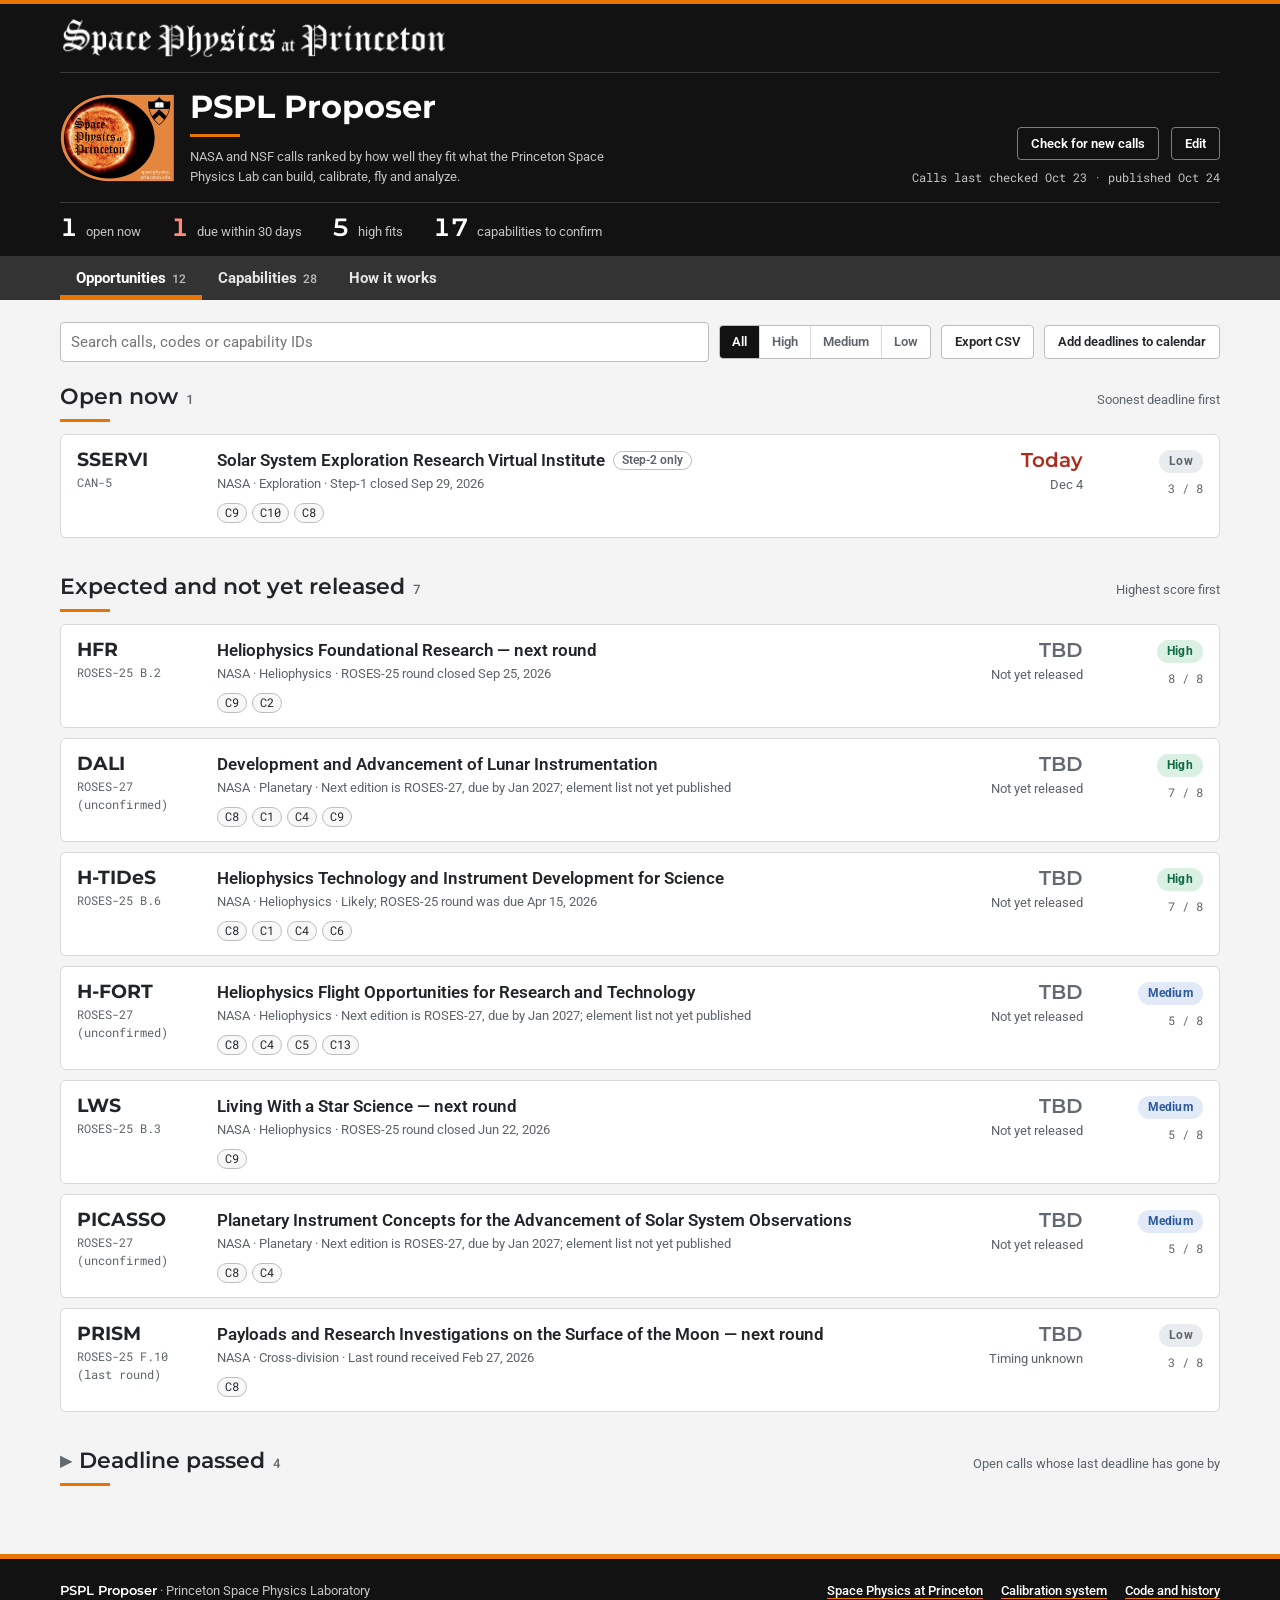
<file: index.html>
<!doctype html>
<html lang="en">
<head>
<meta charset="utf-8">
<meta name="viewport" content="width=device-width, initial-scale=1, viewport-fit=cover">
<meta name="robots" content="noindex, nofollow">
<title>PSPL Proposer</title>
<meta name="description" content="NASA and NSF calls ranked by how well they fit what the Princeton Space Physics Lab can build, calibrate, fly and analyze.">
<link rel="icon" type="image/png" href="assets/spp-icon-64.png">
<link rel="apple-touch-icon" href="assets/apple-touch-icon.png">
<link rel="preconnect" href="https://fonts.googleapis.com">
<link rel="preconnect" href="https://fonts.gstatic.com" crossorigin>
<link rel="stylesheet" href="https://fonts.googleapis.com/css2?family=Montserrat:wght@500;600;700&family=Roboto:ital,wght@0,400;0,500;0,700;1,400&family=Roboto+Mono:wght@400;500&display=swap">
<link rel="stylesheet" href="style.css?v=1.5.1">
<script src="app.js?v=1.5.1" defer></script>
</head>
<body>
<template id="app-shell">
<header class="masthead gutter">
  <div class="inner">
    <div class="lab-bar">
      <a class="lab-banner" href="https://spacephysics.princeton.edu/" title="Space Physics at Princeton">
        <img src="assets/spp-banner.png" alt="Space Physics at Princeton" width="388" height="44" onerror="this.hidden = true; this.nextElementSibling.hidden = false;">
        <span class="lab-name" hidden>Space Physics at Princeton</span>
      </a>
    </div>
    <div class="mast">
      <div class="brand">
        <img class="lab-logo" src="assets/spp-logo.png" alt="Space Physics at Princeton logo" width="114" height="88" onerror="this.hidden = true;">
        <div class="brand-text">
          <h1>PSPL Proposer</h1>
          <p class="sub">NASA and NSF calls ranked by how well they fit what the Princeton Space Physics Lab can build, calibrate, fly and analyze.</p>
        </div>
      </div>
      <div class="mast-actions">
        <span class="checked mono" id="checked"></span>
        <button class="btn" id="checkNowBtn" type="button" title="Reads NASA's ROSES blog, and NASA's and NSF's listings on Grants.gov, for new and changed calls">Check for new calls</button>
        <button class="btn" id="editBtn" type="button" aria-pressed="false" title="Turn editing on or off in this browser">Edit</button>
        <button class="btn primary" id="addCallBtn" type="button" hidden>Add a call</button>
      </div>
    </div>
    <div class="stats" aria-label="Board summary">
      <div class="stat"><span class="stat-n" id="st-open">&mdash;</span><span class="stat-l">open now</span></div>
      <div class="stat"><span class="stat-n" id="st-soon">&mdash;</span><span class="stat-l">due within 30 days</span></div>
      <div class="stat"><span class="stat-n" id="st-high">&mdash;</span><span class="stat-l">high fits</span></div>
      <div class="stat" id="st-review-wrap" hidden><span class="stat-n accent" id="st-review">0</span><span class="stat-l">to review</span></div>
      <div class="stat"><span class="stat-n" id="st-conf">&mdash;</span><span class="stat-l">capabilities to confirm</span></div>
    </div>
  </div>
</header>

<div class="notice gutter" id="noticeBand" hidden>
  <div class="inner"><p id="noticeText"></p></div>
</div>

<div class="band gutter" id="changesBand" hidden>
  <div class="inner">
    <div class="band-inner">
      <p id="changesText"></p>
      <div class="band-actions">
        <button class="btn primary" id="publishBtn" type="button">Publish changes</button>
        <button class="btn ghost" id="discardBtn" type="button">Discard my changes</button>
      </div>
    </div>
    <div class="publish" id="publishPanel" hidden>
      <div class="publish-head">
        <p id="publishSummary"></p>
        <button class="btn ghost" id="publishClose" type="button">Close</button>
      </div>
      <ol class="steps" id="publishSteps">
        <li><div class="step-body"><button class="btn primary" id="copyBoardBtn" type="button">Copy the new board</button><span class="help" id="copyMsg" role="status"></span></div></li>
        <li><div class="step-body"><a class="btn" id="editLink" href="#" target="_blank" rel="noopener noreferrer">Open board.json on GitHub</a><p>Sign in if GitHub asks. Click into the file, select everything (Ctrl+A, or Cmd+A on a Mac) and paste over it.</p></div></li>
        <li><div class="step-body"><p>Choose <b>Commit changes</b> and add a short note on what you changed. If GitHub offers <b>Propose changes</b> instead, you haven't been added to the repository, and your edit goes to the maintainer to approve. The site updates a few minutes after the commit; reload this page then and this band clears.</p></div></li>
      </ol>
      <label class="sr" for="publishText">The new board.json</label>
      <textarea id="publishText" rows="5" readonly hidden></textarea>
      <p class="help" id="publishAlt">No GitHub access? <button class="linklike" id="downloadBoardBtn" type="button">Download board.json</button> and send it to <span id="maintainerBand">whoever looks after the board</span>.</p>
    </div>
  </div>
</div>

<nav class="tabs gutter" aria-label="Sections">
  <div class="inner" role="tablist">
    <button class="tab" role="tab" id="tab-opportunities" aria-controls="panel-opportunities" type="button">Opportunities<span class="n" id="n-opps"></span></button>
    <button class="tab" role="tab" id="tab-capabilities" aria-controls="panel-capabilities" type="button">Capabilities<span class="n" id="n-caps"></span></button>
    <button class="tab" role="tab" id="tab-method" aria-controls="panel-method" type="button">How it works</button>
  </div>
</nav>

<main class="gutter">
  <div class="inner">
    <section id="panel-opportunities" role="tabpanel" aria-labelledby="tab-opportunities">
      <section class="card match" id="addPanel" hidden aria-labelledby="addTitle">
        <div class="match-head">
          <h2 id="addTitle">Add a call</h2>
          <button class="btn ghost" id="addClose" type="button">Close</button>
        </div>
        <p class="match-intro">Fill in what you know and add it to the board. To get scores, gaps and a next action suggested, use Suggest with AI: it builds a prompt from the call and the capability register for an AI assistant such as Copilot, ChatGPT or Claude.</p>
        <form class="form" id="addForm" novalidate>
          <label class="full"><span>Call name</span><input id="a-title" name="title" type="text" maxlength="200" placeholder="e.g. Heliophysics Low-Cost Access to Space"></label>
          <label><span>Funder</span><select id="a-agency" name="agency"></select></label>
          <label><span>Division</span><select id="a-division" name="division"></select></label>
          <label><span>Short name</span><input id="a-abbr" name="abbr" type="text" maxlength="24" placeholder="e.g. H-LCAS"></label>
          <label><span>Element or call number</span><input id="a-element" name="element" type="text" maxlength="60" placeholder="e.g. ROSES-25 B.7 or NSF 26-516"></label>
          <label><span>Solicitation ID <span class="help">(optional)</span></span><input id="a-sid" name="sid" type="text" maxlength="80" placeholder="e.g. NNH25ZDA001N-HLCAS or NSF 26-516"></label>
          <label><span>Status</span><select id="a-status" name="status">
            <option value="open">Open</option>
            <option value="step2">Step-2 only</option>
            <option value="expected">Expected</option>
            <option value="unknown">Unknown</option>
          </select></label>
          <label><span>Next deadline</span><input id="a-due" name="due" type="date"></label>
          <label><span>What's due</span><input id="a-duelabel" name="dueLabel" type="text" maxlength="200" placeholder="e.g. Step-1 proposal, or Proposals accepted anytime"></label>
          <label class="full"><span>Link to the call</span><input id="a-source" name="source" type="url" maxlength="500" placeholder="https://science.nasa.gov/... or https://www.nsf.gov/funding/..."></label>
          <label class="full"><span>Call text <span class="help">(optional; it helps the AI suggestion)</span></span><textarea id="a-text" name="text" rows="5" placeholder="Paste the scope, eligibility and due-date sections of the call."></textarea></label>
          <div class="form-actions">
            <button class="btn primary" id="a-save" type="submit">Add to board</button>
            <button class="btn" id="a-ai" type="button">Suggest with AI</button>
          </div>
        </form>
        <div class="aibox" id="aiBox" hidden>
          <p><b>1.</b> Copy this prompt and paste it into an AI assistant you can use, such as Copilot, ChatGPT or Claude.</p>
          <label class="sr" for="a-prompt">Prompt for the AI assistant</label>
          <textarea id="a-prompt" rows="6" readonly></textarea>
          <div class="row"><button class="btn" id="a-copy" type="button">Copy prompt</button><span class="help" id="a-copied"></span></div>
          <p><b>2.</b> Paste the assistant's whole reply here.</p>
          <label class="sr" for="a-reply">The AI assistant's reply</label>
          <textarea id="a-reply" rows="5" placeholder="Paste the reply, including the part in braces { }"></textarea>
          <div class="row"><button class="btn" id="a-read" type="button">Use this reply</button><span class="error-line" id="a-aimsg" role="status"></span></div>
        </div>
        <div id="addResult"></div>
      </section>

      <div class="toolbar">
        <label class="search"><span class="sr">Search calls</span><input type="search" id="oppSearch" placeholder="Search calls, codes or capability IDs" autocomplete="off"></label>
        <div class="seg" id="fitSeg" role="group" aria-label="Filter by fit">
          <button type="button" data-fit="all">All</button><button type="button" data-fit="high">High</button><button type="button" data-fit="medium">Medium</button><button type="button" data-fit="low">Low</button>
        </div>
        <div class="seg" id="agencySeg" role="group" aria-label="Filter by funder" hidden></div>
        <button class="btn" id="exportOpps" type="button">Export CSV</button>
        <button class="btn" id="exportIcs" type="button" title="Save every upcoming deadline as calendar events, each with a reminder a week before">Add deadlines to calendar</button>
      </div>
      <div id="lanes"></div>
    </section>

    <section id="panel-capabilities" role="tabpanel" aria-labelledby="tab-capabilities" hidden>
      <div class="toolbar">
        <label class="search"><span class="sr">Search the register</span><input type="search" id="capSearch" placeholder="Search capabilities, gaps or sources" autocomplete="off"></label>
        <button class="btn" id="addCap" type="button" hidden>Add capability</button>
        <button class="btn" id="exportCaps" type="button">Export CSV</button>
      </div>
      <p class="panel-intro">Scores and AI suggestions are judged against these rows, so a wrong row means wrong matches. Dashed rows are known gaps that need a partner. <span id="capIntroView">Spot something wrong? Choose Edit at the top to correct it, then publish.</span><span id="capIntroEdit" hidden>Tick Confirmed once a row is right.</span></p>
      <p class="cap-summary" id="capSummary"></p>
      <div class="list" id="capList"></div>
    </section>

    <section id="panel-method" role="tabpanel" aria-labelledby="tab-method" hidden>
      <div class="prose">
        <h2>One board for the lab</h2>
        <p>Everyone opens the same page, <a id="siteLink" href="https://mitchellshen.github.io/pspl-proposer/">mitchellshen.github.io/pspl-proposer</a>, in Edge, Chrome, Safari or Firefox on Windows or Mac. There's nothing to install and no account to make. Bookmark the page rather than saving a copy, so you always see the latest board.</p>
        <p>The board itself is one file, board.json, in the board's GitHub repository. Every published change is a commit there, so there's a full history of who changed what and when, and any change can be undone.</p>
        <h2>Sharing a call</h2>
        <p>Open a call and choose Copy link: the link opens the board with that call open, for anyone you send it to. Add to calendar saves the call's deadline as a calendar event with a reminder a week before, and Add deadlines to calendar, above the list of calls, does the same for every upcoming deadline on the board. Calendar files open in Outlook, Apple Calendar and Google Calendar.</p>
        <h2>Who can change the board</h2>
        <p>Anyone can choose Edit and try changes, including correcting or confirming capabilities, but those changes stay in their own browser. Nothing reaches the shared board until it's committed to board.json on GitHub, and only people added to the board's repository can commit. Everyone else's changes go to <span id="maintainerInline">whoever looks after the board</span> to approve.</p>
        <ol>
          <li>Choose Edit at the top. It applies to this browser only, and you can turn it off the same way.</li>
          <li>Correct capabilities, adjust scores, add calls and review new NASA posts and NSF listings. Your changes stay in this browser, counted in the orange band at the top, until you publish them.</li>
          <li>Choose Publish changes in the band and follow its three steps: copy the new board, paste it over board.json on GitHub, and commit.</li>
          <li>Not added to the repository? GitHub offers Propose changes instead of Commit changes, which sends your edit for approval. Or download board.json from the band and send it on.</li>
        </ol>
        <p>The board is public, so anyone with the address can read it. Keep budgets, proposal plans that aren't public yet and reviewer comments off the board.</p>
        <div class="settings" id="maintainerBox" hidden>
          <label for="set-maintainer">Looked after by<input id="set-maintainer" type="text" maxlength="80" placeholder="Name of whoever publishes the board"></label>
          <div><button class="btn" id="set-maintainer-save" type="button">Save name</button></div>
        </div>
        <h2>Finding new calls</h2>
        <p>Check for new calls reads NASA's ROSES blog, where NASA announces new program elements, amendments and corrections, and NASA's and NSF's listings on Grants.gov. It runs in your browser, so anyone can use it, and what it finds is kept in that browser. Posts and listings the board hasn't reviewed yet wait under To review. In edit mode, add the ones that fit, mark the rest reviewed, and publish. NASA's solicitation site (NSPIRES) and NSF's own site can't be read by the page, so open the links for full call texts.</p>
        <p>For NSF, the check watches the programs that fit the lab: GEO Core (which now covers geospace research), MPS Astro, MPS Physics, Major Research Instrumentation (MRI), Mid-scale Research Infrastructure, CAREER and the AGS postdoctoral fellowships, plus any NSF listing whose title mentions geospace, heliophysics, space weather, plasma or a similar topic. Other NSF listings posted since the NSF check began wait, folded, under Other NSF listings. Many NSF programs accept proposals anytime, so their calls show Anytime instead of a countdown and stay out of calendar files.</p>
        <p>Any call can also be added by hand with Add a call, from NASA, NSF or another funder.</p>
        <p>Open calls whose last deadline has passed move to Deadline passed at the bottom of the list, until someone sets the next deadline or archives them.</p>
        <p id="checkNote"></p>
        <h2>How a call is scored</h2>
        <p>Each call gets three whole-number scores, and their sum sets the fit. In edit mode, change them with the + and &minus; controls on any call.</p>
        <div class="tablewrap">
          <table class="rubric">
            <thead><tr><th>Score</th><th>Range</th><th>Question it answers</th></tr></thead>
            <tbody>
              <tr><td>Alignment</td><td>0&ndash;3</td><td>How directly do the call's science or technology goals match what PSPL does?</td></tr>
              <tr><td>Readiness</td><td>0&ndash;3</td><td>Could PSPL write a competitive proposal today with what the register shows?</td></tr>
              <tr><td>Timing</td><td>0&ndash;2</td><td>0 if under about three weeks or closed to new entrants, 1 if about a month away or unknown, 2 if months away, not yet released, or accepted anytime.</td></tr>
              <tr><td>Fit</td><td>0&ndash;8</td><td>High 6&ndash;8, Medium 4&ndash;5, Low 0&ndash;3.</td></tr>
            </tbody>
          </table>
        </div>
        <h2>AI suggestions</h2>
        <p>In edit mode, Suggest with AI on a new call and Rescore with AI on an existing one build a prompt from the call and the capability register. Paste it into an AI assistant you can use, paste the reply back, and review the suggestion before you keep it. The page itself never sends the board anywhere.</p>
        <h2>What isn't covered yet</h2>
        <p>DoD, ESA and other funders aren't checked; add their calls by hand. Changes to an NSF call that's already on the board aren't flagged, so check its NSF page before you plan around it. Calls marked Expected are based on ROSES-25 and NASA's planning list, and may change when ROSES-27 is released.</p>
        <h2>This browser</h2>
        <div class="settings">
          <label for="set-theme">Theme<select id="set-theme">
            <option value="auto">Match my computer</option>
            <option value="light">Light</option>
            <option value="dark">Dark</option>
          </select></label>
        </div>
        <p class="foot" id="fileInfo"></p>
      </div>
    </section>
  </div>
</main>

<footer class="site-foot gutter">
  <div class="inner">
    <p><b>PSPL Proposer</b> &middot; Princeton Space Physics Laboratory</p>
    <p class="foot-links">
      <a href="https://spacephysics.princeton.edu/">Space Physics at Princeton</a>
      <a href="https://spacephysics.princeton.edu/cal-system-intro">Calibration system</a>
      <a href="https://github.com/mitchellshen/pspl-proposer">Code and history</a>
    </p>
  </div>
</footer>

<div class="toast" id="toast" role="status" aria-live="polite" hidden></div>
</template>
<div id="app">
  <div class="boot gutter"><div class="inner">
    <p class="boot-title">PSPL Proposer</p>
    <p>Loading the board&hellip; If nothing appears, open the shared board at <a href="https://mitchellshen.github.io/pspl-proposer/">mitchellshen.github.io/pspl-proposer</a>.</p>
  </div></div>
</div>
<noscript><p style="font:16px sans-serif;padding:24px">PSPL Proposer needs JavaScript. Open it in a web browser such as Edge, Chrome, Safari or Firefox.</p></noscript>
</body>
</html>
</file>
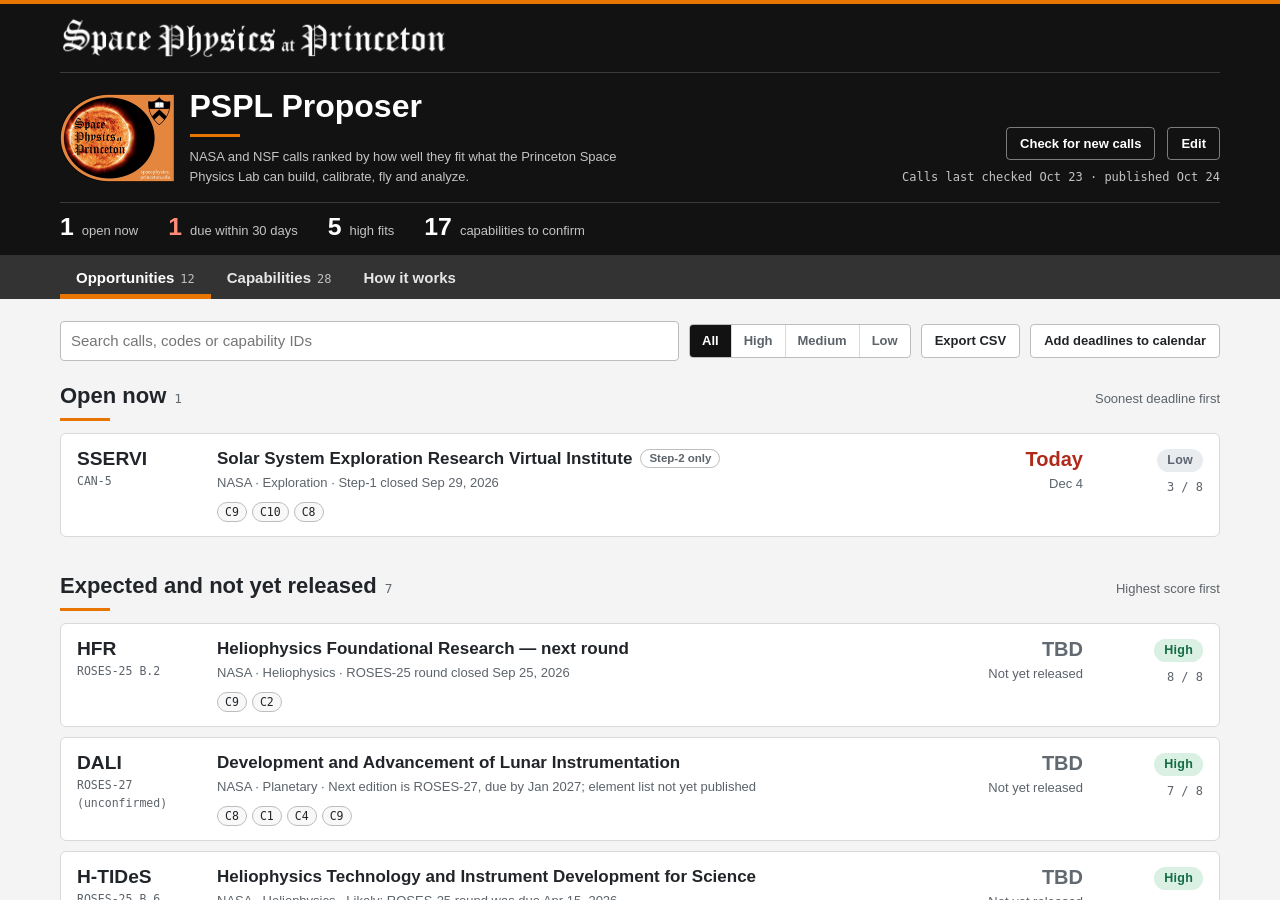
<file: extras/PSPL Proposer.html>
<!doctype html>
<html lang="en">
<head>
<meta charset="utf-8">
<meta name="viewport" content="width=device-width, initial-scale=1">
<title>PSPL Proposer</title>
<meta http-equiv="refresh" content="0; url=https://mitchellshen.github.io/pspl-proposer/">
<style>
  :root { color-scheme: light dark; }
  body { margin: 0; min-height: 100vh; background: #F4F4F4; color: #212529; font: 16px/1.5 Roboto, "Segoe UI", "Helvetica Neue", Arial, sans-serif; border-top: 4px solid #E77500; }
  header { background: #121212; color: #FFFFFF; padding: 20px 16px; }
  h1 { margin: 0; font: 700 1.5rem/1.2 Montserrat, "Segoe UI", Arial, sans-serif; }
  h1::after { content: ""; display: block; width: 50px; height: 3px; background: #E77500; margin-top: 8px; }
  p { margin: 0; padding: 20px 16px; max-width: 60ch; }
  a { color: inherit; font-weight: 600; text-decoration: underline; text-decoration-color: #E77500; text-underline-offset: 3px; }
  @media (prefers-color-scheme: dark) { body { background: #141414; color: #ECECEC; } header { background: #0A0A0A; } }
</style>
</head>
<body>
<header><h1>PSPL Proposer</h1></header>
<p>The board has moved to <a href="https://mitchellshen.github.io/pspl-proposer/">mitchellshen.github.io/pspl-proposer</a>. Bookmark that page; it always shows the latest board.</p>
</body>
</html>
</file>
<file: style.css>
/* PSPL Proposer, styled after Space Physics at Princeton (spacephysics.princeton.edu): a near-black header with a
   Princeton-orange rule and the lab's banner, a charcoal section bar with an orange marker under the active tab,
   Montserrat headings with a short orange bar, Roboto text, and a matching footer. Below the header: a notice band
   for saved copies, an orange band when this browser holds unpublished changes (with the publish steps), then the
   ranked board of NASA and NSF calls (To review, Open now, Expected) and the capability register. Countdowns read
   T-minus; calls that take proposals anytime read Anytime. */
:root {
  --bg: #F4F4F4;
  --surface: #FFFFFF;
  --surface-2: #F8F8F8;
  --ink: #212529;
  --muted: #5C636A;
  --faint: #626970;
  --line: #D9D9D9;
  --line-strong: #BDBDBD;
  --accent: #E77500;
  --accent-ink: #A34F00;
  --accent-soft: #FDF1E5;
  --high: #146C43;
  --high-bg: #D9F0E3;
  --med: #2C5AA0;
  --med-bg: #E2EAF7;
  --low: #5B6370;
  --low-bg: #E9ECEF;
  --urgent: #B02A1B;
  --urgent-bg: #FBE4E1;
  --btn-ink: #121212;
  --btn-on-ink: #FFFFFF;
  --head-bg: #121212;
  --head-ink: #FFFFFF;
  --head-muted: #C4C4C4;
  --head-line: #3A3A3A;
  --head-accent: #FFA54D;
  --head-urgent: #FF8A7A;
  --nav-bg: #333333;
  --nav-ink: #E6E6E6;
  --shadow: 0 1px 2px rgb(0 0 0 / 6%), 0 6px 20px rgb(0 0 0 / 6%);
  --font-display: "Montserrat", "Segoe UI", "Helvetica Neue", Arial, sans-serif;
  --font-body: "Roboto", "Segoe UI", "Helvetica Neue", Arial, sans-serif;
  --font-mono: "Roboto Mono", ui-monospace, SFMono-Regular, Menlo, Consolas, monospace;
  --step--1: 0.8125rem;
  --step-0: 0.9375rem;
  --step-1: 1.0625rem;
  --step-2: 1.375rem;
  --step-3: 2rem;
  --radius: 6px;
  color-scheme: light;
}
@media (prefers-color-scheme: dark) {
  :root:not([data-theme="light"]) {
    --bg: #141414; --surface: #1D1D1D; --surface-2: #242424; --ink: #ECECEC; --muted: #B3B3B3; --faint: #949494;
    --line: #333333; --line-strong: #4A4A4A; --accent: #F08A24; --accent-ink: #FFAE5C; --accent-soft: #2B1D0F;
    --high: #63D3A1; --high-bg: #133428; --med: #92B6FF; --med-bg: #1A2742; --low: #A6B0BD; --low-bg: #2A2F36;
    --urgent: #FF8A7A; --urgent-bg: #3A1C1A; --btn-ink: #ECECEC; --btn-on-ink: #121212;
    --head-bg: #0A0A0A; --head-line: #2E2E2E; --nav-bg: #262626;
    --shadow: 0 1px 2px rgb(0 0 0 / 40%), 0 8px 24px rgb(0 0 0 / 30%);
    color-scheme: dark;
  }
}
:root[data-theme="dark"] {
  --bg: #141414; --surface: #1D1D1D; --surface-2: #242424; --ink: #ECECEC; --muted: #B3B3B3; --faint: #949494;
  --line: #333333; --line-strong: #4A4A4A; --accent: #F08A24; --accent-ink: #FFAE5C; --accent-soft: #2B1D0F;
  --high: #63D3A1; --high-bg: #133428; --med: #92B6FF; --med-bg: #1A2742; --low: #A6B0BD; --low-bg: #2A2F36;
  --urgent: #FF8A7A; --urgent-bg: #3A1C1A; --btn-ink: #ECECEC; --btn-on-ink: #121212;
  --head-bg: #0A0A0A; --head-line: #2E2E2E; --nav-bg: #262626;
  --shadow: 0 1px 2px rgb(0 0 0 / 40%), 0 8px 24px rgb(0 0 0 / 30%);
  color-scheme: dark;
}
*, *::before, *::after { box-sizing: border-box; }
html { -webkit-text-size-adjust: 100%; }
[hidden] { display: none !important; }
img { max-width: 100%; }
body { margin: 0; background: var(--bg); color: var(--ink); font-family: var(--font-body); font-size: var(--step-0); line-height: 1.5; -webkit-font-smoothing: antialiased; }
.gutter { padding-left: max(16px, env(safe-area-inset-left, 0px)); padding-right: max(16px, env(safe-area-inset-right, 0px)); }
.inner { max-width: 1160px; margin-inline: auto; }
.sr { position: absolute; width: 1px; height: 1px; overflow: hidden; clip: rect(0 0 0 0); white-space: nowrap; }
.mono { font-family: var(--font-mono); overflow-wrap: anywhere; }
h1, h2, h3 { margin: 0; text-wrap: balance; }
p { margin: 0; }
a { color: var(--ink); font-weight: 500; text-decoration: underline; text-decoration-color: var(--accent); text-decoration-thickness: 1px; text-underline-offset: 3px; }
a:hover { text-decoration-thickness: 2px; }
:focus-visible { outline: 2px solid var(--accent); outline-offset: 2px; border-radius: 4px; }

/* Header, after the lab site's: black with an orange rule on top, the lab banner, then the app's title */
.masthead { background: var(--head-bg); color: var(--head-ink); border-top: 4px solid var(--accent); padding-block: 12px 14px; }
.lab-bar { display: flex; align-items: center; padding-bottom: 12px; border-bottom: 1px solid var(--head-line); }
.lab-banner { display: inline-flex; align-items: center; min-width: 0; max-width: 100%; color: var(--head-ink); text-decoration: none; }
.lab-banner img { display: block; height: 44px; width: auto; max-width: 100%; object-fit: contain; object-position: left center; }
.lab-name { font-family: var(--font-display); font-weight: 700; font-size: 1.25rem; letter-spacing: 0.01em; }
.mast { display: flex; flex-wrap: wrap; align-items: flex-end; justify-content: space-between; gap: 14px 24px; margin-top: 16px; }
.brand { display: flex; align-items: center; gap: 16px; min-width: 0; }
.brand-text { min-width: 0; }
.lab-logo { flex: none; display: block; width: auto; height: 88px; }
h1 { font-family: var(--font-display); font-weight: 700; font-size: var(--step-3); letter-spacing: 0; line-height: 1.1; }
.masthead h1::after { content: ""; display: block; width: 50px; height: 3px; background: var(--accent); margin-top: 10px; }
.sub { margin-top: 10px; color: var(--head-muted); font-size: var(--step--1); max-width: 62ch; }
.mast-actions { display: flex; align-items: center; justify-content: flex-end; gap: 8px 12px; flex-wrap: wrap; max-width: 390px; margin-left: auto; }
.checked { order: 2; flex-basis: 100%; text-align: right; color: var(--head-muted); font-size: 0.75rem; }
.checked.live { color: var(--head-accent); }
.checked.live::before { content: ""; display: inline-block; width: 7px; height: 7px; border-radius: 50%; background: var(--accent); margin-right: 7px; vertical-align: 1px; animation: pulse 1.2s ease-in-out infinite; }
.masthead .btn { background: transparent; color: var(--head-ink); border-color: rgb(255 255 255 / 45%); }
.masthead .btn:hover { border-color: var(--head-ink); }
.masthead .btn.primary { background: var(--accent); border-color: var(--accent); color: #121212; }
.masthead .btn.primary:hover { filter: brightness(1.08); }
.masthead .btn[aria-pressed="true"] { background: rgb(231 117 0 / 18%); border-color: var(--accent); color: var(--head-accent); }
.stats { display: flex; flex-wrap: wrap; gap: 8px 30px; margin-top: 16px; padding-top: 12px; border-top: 1px solid var(--head-line); }
.stat { display: flex; align-items: baseline; gap: 8px; }
.stat-n { font-family: var(--font-display); font-weight: 600; font-size: 1.55rem; line-height: 1; font-variant-numeric: tabular-nums; color: var(--head-ink); }
.stat-n.urgent { color: var(--head-urgent); }
.stat-n.accent { color: var(--head-accent); }
.stat-l { color: var(--head-muted); font-size: var(--step--1); }

/* Changes band */
.band { background: var(--accent-soft); border-bottom: 1px solid var(--line); padding-block: 10px; }
.band-inner { display: flex; flex-wrap: wrap; align-items: center; justify-content: space-between; gap: 8px 16px; }
.band p { max-width: 82ch; font-size: var(--step--1); }
.band-actions { display: flex; gap: 8px; flex-wrap: wrap; }

/* Section bar, after the lab site's menu: charcoal with an orange marker under the current tab */
.tabs { position: sticky; top: 0; z-index: 4; background: var(--nav-bg); }
.tabs .inner { display: flex; gap: 0; overflow-x: auto; }
.tab { appearance: none; background: none; border: 0; padding: 15px 16px 14px; font: 700 var(--step-0)/1 var(--font-body); color: var(--nav-ink); cursor: pointer; white-space: nowrap; }
.tab:hover { color: #FFFFFF; background: rgb(255 255 255 / 6%); }
.tab[aria-selected="true"] { color: #FFFFFF; box-shadow: inset 0 -5px 0 0 var(--accent); }
.tab:focus-visible { outline-offset: -3px; }
.tab .n { font-family: var(--font-mono); font-size: 0.75rem; font-weight: 500; color: #BDBDBD; margin-left: 6px; }
main { padding-block: 22px 56px; }

/* Controls */
.toolbar { display: flex; flex-wrap: wrap; gap: 10px; align-items: center; margin-bottom: 18px; }
.search { flex: 1 1 260px; min-width: 0; }
.search input { width: 100%; }
input[type="search"], input[type="text"], input[type="url"], input[type="date"], select, textarea {
  font: inherit; font-size: var(--step-0); color: var(--ink); background: var(--surface); border: 1px solid var(--line-strong); border-radius: 4px; padding: 8px 10px; min-width: 0;
}
textarea { width: 100%; resize: vertical; line-height: 1.45; }
.seg { display: inline-flex; border: 1px solid var(--line-strong); border-radius: 4px; overflow: hidden; background: var(--surface); }
.seg button { appearance: none; border: 0; background: transparent; padding: 8px 12px; font: 600 var(--step--1)/1.2 var(--font-body); color: var(--muted); cursor: pointer; }
.seg button + button { border-left: 1px solid var(--line); }
.seg button[aria-pressed="true"] { background: var(--btn-ink); color: var(--btn-on-ink); }
.btn { appearance: none; font: 600 var(--step--1)/1.2 var(--font-body); padding: 8px 13px; border-radius: 4px; border: 1px solid var(--line-strong); background: var(--surface); color: var(--ink); cursor: pointer; white-space: nowrap; text-decoration: none; display: inline-block; }
.btn:hover { border-color: var(--ink); }
.btn.primary { background: var(--btn-ink); color: var(--btn-on-ink); border-color: var(--btn-ink); }
.btn.primary:hover { filter: brightness(1.12); }
.btn.ghost { background: transparent; border-color: transparent; color: var(--muted); }
.btn.ghost:hover { color: var(--ink); border-color: var(--line-strong); }
.btn.danger { color: var(--urgent); }
.btn.armed { background: var(--urgent-bg); border-color: var(--urgent); color: var(--urgent); }
.btn:disabled { opacity: 0.5; cursor: not-allowed; }
.btn[aria-pressed="true"] { background: var(--accent-soft); border-color: var(--accent); color: var(--accent-ink); }
.pill { display: inline-block; font-size: 0.72rem; font-weight: 600; line-height: 1.5; padding: 0 8px; border-radius: 999px; border: 1px solid var(--line-strong); color: var(--muted); margin-left: 8px; vertical-align: 2px; white-space: nowrap; }
.pill.new { border-color: var(--accent); color: var(--accent-ink); background: var(--accent-soft); }
.pill.mine { border-style: dashed; }

/* Lanes; headings carry the lab site's short orange bar */
.lane + .lane { margin-top: 32px; }
.lane-head { display: flex; align-items: baseline; justify-content: space-between; gap: 6px 12px; margin-bottom: 12px; flex-wrap: wrap; }
.lane-head h2, .prose h2, .match-head h2 { font-family: var(--font-display); font-weight: 600; font-size: var(--step-2); letter-spacing: 0; }
.lane-head h2::after, .prose h2::after, .match-head h2::after { content: ""; display: block; width: 50px; height: 3px; background: var(--accent); margin-top: 6px; }
.lane-head .count { font-family: var(--font-mono); font-size: 0.8rem; color: var(--faint); font-weight: 500; margin-left: 8px; }
.lane-note { color: var(--muted); font-size: var(--step--1); }
details.lane > summary, details.sub-lane > summary { cursor: pointer; list-style: none; }
details.lane > summary::-webkit-details-marker, details.sub-lane > summary::-webkit-details-marker { display: none; }
details.lane > summary h2::before, details.sub-lane > summary .sub-title::before { content: "\25B8"; display: inline-block; margin-right: 8px; color: var(--faint); transition: transform 0.15s; }
details.lane[open] > summary h2::before, details.sub-lane[open] > summary .sub-title::before { transform: rotate(90deg); }
details.sub-lane { margin-top: 12px; }
details.sub-lane > summary { display: flex; flex-wrap: wrap; align-items: baseline; gap: 6px 12px; color: var(--muted); font-size: var(--step--1); padding: 4px 2px; }
.sub-title { font-weight: 600; color: var(--ink); }
.sub-lane .list { margin-top: 10px; }
.list { display: grid; gap: 10px; }
.empty { border: 1.5px dashed var(--line-strong); border-radius: var(--radius); padding: 20px 22px; color: var(--muted); }
.empty b { display: block; color: var(--ink); margin-bottom: 4px; }
.quiet-line { color: var(--muted); font-size: var(--step--1); padding: 6px 2px; }

/* Review */
.src-status { display: flex; flex-wrap: wrap; gap: 4px 18px; font-size: var(--step--1); color: var(--muted); margin: -4px 0 10px; }
.src-status .bad { color: var(--urgent); }
.rv { background: var(--surface); border: 1.5px dashed var(--accent); border-radius: var(--radius); display: grid; grid-template-columns: 7.5rem minmax(0, 1fr) auto; grid-template-areas: "sign main act"; gap: 8px 20px; padding: 14px 16px; }
.rv .sign { grid-area: sign; }
.rv .main { grid-area: main; }
.rv-actions { grid-area: act; display: flex; flex-direction: column; gap: 6px; align-items: stretch; }
.rv-title { font-weight: 600; font-size: var(--step-1); line-height: 1.3; color: var(--ink); text-decoration: underline; text-decoration-color: var(--line-strong); text-underline-offset: 3px; }
.rv-title:hover { text-decoration-color: var(--accent); }
ul.rv-sent { margin: 8px 0 0; padding-left: 18px; font-size: var(--step--1); display: grid; gap: 3px; max-width: 78ch; }
p.rv-sent { margin-top: 8px; color: var(--muted); font-size: var(--step--1); max-width: 78ch; }
.rv-also { display: inline-block; margin-top: 6px; font-size: var(--step--1); }
.review-actions { margin-top: 12px; display: flex; flex-wrap: wrap; gap: 8px; }

/* Call card */
.opp { background: var(--surface); border: 1px solid var(--line); border-radius: var(--radius); }
.opp.is-open { box-shadow: var(--shadow); border-color: var(--line-strong); }
.opp.flash { box-shadow: 0 0 0 2px var(--accent); }
.opp-head { display: grid; grid-template-columns: 7.5rem minmax(0, 1fr) 7.25rem 6.25rem; grid-template-areas: "sign main when fit"; gap: 8px 20px; padding: 14px 16px; cursor: pointer; align-items: start; border-radius: var(--radius); }
.opp-head:hover .opp-title { text-decoration: underline; text-decoration-color: var(--accent); text-underline-offset: 3px; }
.sign { grid-area: sign; min-width: 0; }
.abbr { display: block; font-family: var(--font-display); font-weight: 700; font-size: 1.2rem; line-height: 1.1; letter-spacing: 0; overflow-wrap: anywhere; }
.element { display: block; margin-top: 4px; font-family: var(--font-mono); font-size: 0.72rem; color: var(--muted); overflow-wrap: anywhere; }
.main { grid-area: main; min-width: 0; }
.opp-title { font-weight: 600; font-size: var(--step-1); line-height: 1.3; }
.opp-meta { margin-top: 3px; color: var(--muted); font-size: var(--step--1); }
.chips { display: flex; flex-wrap: wrap; gap: 5px; margin-top: 9px; }
.chip { font-family: var(--font-mono); font-size: 0.72rem; line-height: 1.6; padding: 0 7px; border: 1px solid var(--line-strong); border-radius: 999px; background: var(--surface-2); color: var(--ink); }
.chip.missing { border-style: dashed; color: var(--faint); }
.when { grid-area: when; text-align: right; min-width: 0; }
.tminus { display: block; font-family: var(--font-display); font-weight: 600; font-size: 1.25rem; line-height: 1.1; font-variant-numeric: tabular-nums; white-space: nowrap; }
.tminus.urgent { color: var(--urgent); }
.tminus.quiet { color: var(--faint); }
.when .date { display: block; margin-top: 4px; color: var(--muted); font-size: var(--step--1); }
.fitbox { grid-area: fit; text-align: right; }
.fit { display: inline-block; font-weight: 700; font-size: 0.78rem; letter-spacing: 0.02em; padding: 2px 10px; border-radius: 999px; }
.fit.high { background: var(--high-bg); color: var(--high); }
.fit.medium { background: var(--med-bg); color: var(--med); }
.fit.low { background: var(--low-bg); color: var(--low); }
.score { display: block; margin-top: 6px; font-family: var(--font-mono); font-size: 0.75rem; color: var(--muted); font-variant-numeric: tabular-nums; }

.opp-body { border-top: 1px solid var(--line); padding: 16px; display: grid; grid-template-columns: minmax(0, 1fr) 17.5rem; gap: 20px 32px; }
.opp-body.edit { grid-template-columns: minmax(0, 1fr); }
.facts { display: grid; gap: 14px; min-width: 0; align-content: start; }
.fact h3, .label { font-family: var(--font-body); font-size: 0.7rem; text-transform: uppercase; letter-spacing: 0.09em; color: var(--muted); font-weight: 700; margin: 0 0 4px; }
.fact p { max-width: 70ch; }
.says { font-style: italic; }
.brings-list { display: flex; flex-wrap: wrap; gap: 6px; margin-bottom: 6px; }
.capref { appearance: none; font: inherit; font-size: var(--step--1); text-align: left; background: var(--surface-2); border: 1px solid var(--line); border-radius: 4px; padding: 3px 8px; color: var(--ink); cursor: pointer; max-width: 100%; }
.capref:hover { border-color: var(--accent); }
.capref b { font-family: var(--font-mono); font-weight: 500; margin-right: 6px; }
.sources { display: flex; flex-wrap: wrap; gap: 4px 16px; }
.side { display: grid; gap: 14px; align-content: start; min-width: 0; }
.scorer { background: var(--surface-2); border: 1px solid var(--line); border-radius: var(--radius); padding: 12px; display: grid; gap: 9px; }
.dial { display: grid; grid-template-columns: minmax(0, 1fr) auto; align-items: center; gap: 10px; }
.dial-name { font-size: var(--step--1); font-weight: 600; line-height: 1.25; }
.dial-name small { display: block; color: var(--muted); font-weight: 400; font-size: 0.72rem; }
.stepper { display: inline-flex; align-items: center; border: 1px solid var(--line-strong); border-radius: 4px; background: var(--surface); }
.stepper button { appearance: none; border: 0; background: transparent; width: 32px; height: 30px; font: 600 1rem/1 var(--font-body); color: var(--ink); cursor: pointer; }
.stepper button:disabled { color: var(--faint); cursor: default; opacity: 0.5; }
.stepper output { min-width: 3.4ch; text-align: center; font-family: var(--font-mono); font-size: var(--step--1); font-variant-numeric: tabular-nums; }
.scoreline { display: flex; align-items: center; justify-content: space-between; gap: 8px; border-top: 1px solid var(--line); padding-top: 9px; font-size: var(--step--1); }
.hint { color: var(--faint); font-size: 0.72rem; }
.actions { display: flex; flex-wrap: wrap; gap: 8px; }
.proposal { border: 1px dashed var(--accent); background: var(--accent-soft); border-radius: var(--radius); padding: 12px; display: grid; gap: 8px; font-size: var(--step--1); }
.proposal .row { display: flex; flex-wrap: wrap; gap: 6px 10px; align-items: center; }
.proposal textarea { font-family: var(--font-mono); font-size: 0.75rem; background: var(--surface); }
@keyframes pulse { 0%, 100% { opacity: 0.3; } 50% { opacity: 1; } }

/* Forms */
.form { display: grid; grid-template-columns: repeat(2, minmax(0, 1fr)); gap: 12px 16px; }
.form .full { grid-column: 1 / -1; }
.form label { display: grid; gap: 4px; font-size: var(--step--1); font-weight: 600; min-width: 0; align-content: start; }
.form input, .form select, .form textarea { width: 100%; font-weight: 400; }
.help { font-weight: 400; color: var(--muted); font-size: 0.75rem; }
.form-actions { grid-column: 1 / -1; display: flex; flex-wrap: wrap; gap: 8px; align-items: center; }
.card { background: var(--surface); border: 1px solid var(--line-strong); border-radius: var(--radius); padding: 18px; box-shadow: var(--shadow); }
.match { margin-bottom: 24px; display: grid; gap: 14px; }
.match-head { display: flex; justify-content: space-between; align-items: center; gap: 12px; }
.match-intro { color: var(--muted); max-width: 72ch; }
.aibox { border: 1px dashed var(--line-strong); border-radius: var(--radius); padding: 12px; display: grid; gap: 8px; background: var(--surface-2); font-size: var(--step--1); }
.aibox textarea { font-family: var(--font-mono); font-size: 0.75rem; }
.aibox .row { display: flex; flex-wrap: wrap; gap: 8px; align-items: center; }
.preview { border-top: 1px solid var(--line); padding-top: 14px; display: grid; grid-template-columns: minmax(0, 1fr) 17.5rem; gap: 16px 28px; }
.error-line { color: var(--urgent); font-size: var(--step--1); }

/* Register */
.panel-intro { color: var(--muted); max-width: 75ch; margin: -6px 0 6px; }
.cap-summary { color: var(--muted); font-size: var(--step--1); margin-bottom: 14px; }
.cap { background: var(--surface); border: 1px solid var(--line); border-radius: var(--radius); display: grid; grid-template-columns: 3.4rem minmax(0, 1fr) 16.5rem; gap: 6px 22px; padding: 14px 16px; transition: box-shadow 0.3s; }
.cap.gap { border-style: dashed; border-color: var(--line-strong); background: transparent; }
.cap.flash { box-shadow: 0 0 0 2px var(--accent); }
.cap-id { font-family: var(--font-mono); font-weight: 500; font-size: 0.95rem; padding-top: 1px; }
.cap-cat { font-size: 0.7rem; letter-spacing: 0.09em; text-transform: uppercase; color: var(--muted); font-weight: 700; }
.cap-name { font-weight: 600; font-size: var(--step-1); line-height: 1.3; margin-top: 2px; }
.cap-main { min-width: 0; }
.cap-ev { margin-top: 4px; max-width: 72ch; }
.cap-used { margin-top: 6px; font-size: var(--step--1); color: var(--muted); }
.cap-side { display: grid; gap: 8px; align-content: start; font-size: var(--step--1); min-width: 0; }
.kv { display: grid; grid-template-columns: 4.6rem minmax(0, 1fr); gap: 3px 8px; margin: 0; }
.kv dt { color: var(--muted); }
.kv dd { margin: 0; min-width: 0; overflow-wrap: anywhere; }
.confirm { display: inline-flex; align-items: center; gap: 8px; font-weight: 600; cursor: pointer; }
.confirm input { width: 16px; height: 16px; accent-color: var(--high); margin: 0; }
.cap.editing { grid-template-columns: minmax(0, 1fr); }

/* Method */
.prose { max-width: 72ch; display: grid; gap: 12px; }
.prose h2 { margin-top: 14px; }
.prose ol { margin: 0; padding-left: 20px; display: grid; gap: 6px; }
.tablewrap { overflow-x: auto; }
.rubric { border-collapse: collapse; width: 100%; font-size: var(--step--1); }
.rubric th, .rubric td { text-align: left; padding: 8px 10px; border-bottom: 1px solid var(--line); vertical-align: top; }
.rubric th { color: var(--muted); font-weight: 700; font-size: 0.72rem; text-transform: uppercase; letter-spacing: 0.08em; }
.rubric td:nth-child(2) { font-family: var(--font-mono); white-space: nowrap; }
.settings { display: grid; grid-template-columns: repeat(auto-fit, minmax(220px, 1fr)); gap: 12px 20px; align-items: end; }
.settings label { display: grid; gap: 4px; font-size: var(--step--1); font-weight: 600; min-width: 0; }
.settings input, .settings select { width: 100%; font-weight: 400; }
.foot { color: var(--faint); font-size: 0.75rem; }

/* Footer, after the lab site's */
.site-foot { background: var(--head-bg); color: var(--head-muted); border-top: 5px solid var(--accent); padding-block: 22px; font-size: var(--step--1); }
.site-foot .inner { display: flex; flex-wrap: wrap; align-items: center; justify-content: space-between; gap: 8px 24px; }
.site-foot b { color: var(--head-ink); font-family: var(--font-display); font-weight: 600; }
.foot-links { display: flex; flex-wrap: wrap; gap: 6px 18px; }
.site-foot a { color: var(--head-ink); }

.toast { position: fixed; left: 50%; bottom: calc(18px + env(safe-area-inset-bottom, 0px)); transform: translateX(-50%); background: var(--btn-ink); color: var(--btn-on-ink); padding: 10px 14px; border-radius: 4px; font-size: var(--step--1); width: max-content; max-width: min(92vw, 560px); box-shadow: var(--shadow); z-index: 20; }

/* Notice band, publish steps, read-only bits */
.notice { background: var(--med-bg); border-bottom: 1px solid var(--line); padding-block: 10px; font-size: var(--step--1); }
.notice p { max-width: 90ch; }
.notice a { color: var(--med); font-weight: 600; text-decoration-color: currentColor; }
.publish { margin-top: 12px; padding-top: 12px; border-top: 1px dashed var(--accent); display: grid; gap: 12px; font-size: var(--step--1); }
.publish-head { display: flex; flex-wrap: wrap; justify-content: space-between; align-items: baseline; gap: 6px 16px; }
.publish-head p { max-width: 82ch; }
.steps { margin: 0; padding: 0; list-style: none; counter-reset: step; display: grid; gap: 10px; }
.steps li { counter-increment: step; display: grid; grid-template-columns: 1.5rem minmax(0, 1fr); gap: 8px; align-items: start; }
.steps li::before { content: counter(step); width: 1.5rem; height: 1.5rem; border-radius: 50%; border: 1px solid var(--accent); color: var(--accent-ink); display: grid; place-items: center; font: 500 0.72rem/1 var(--font-mono); margin-top: 3px; }
.step-body { display: flex; flex-wrap: wrap; align-items: center; gap: 6px 12px; min-width: 0; }
.step-body p { max-width: 70ch; }
.publish textarea { font-family: var(--font-mono); font-size: 0.72rem; background: var(--surface); }
.linklike { appearance: none; background: none; border: 0; padding: 0; font: inherit; font-weight: 500; color: var(--ink); text-decoration: underline; text-decoration-color: var(--accent); text-underline-offset: 3px; cursor: pointer; }
.stepper.readonly { border-color: transparent; background: transparent; }
.stepper.readonly output { padding-inline: 6px; }
.confirm-text { color: var(--muted); }
.confirm-text.yes { color: var(--high); font-weight: 600; }
.confirm-text.yes::before { content: "\2713"; margin-right: 6px; }
.view-hint { color: var(--muted); font-size: var(--step--1); margin: -4px 0 10px; max-width: 80ch; }
.boot { padding-block: 32px; color: var(--muted); }
.boot-title { font-family: var(--font-display); font-weight: 700; font-size: var(--step-3); color: var(--ink); line-height: 1; margin-bottom: 10px; }

@media (max-width: 760px) {
  .opp-body, .preview { grid-template-columns: minmax(0, 1fr); }
  .cap { grid-template-columns: 2.8rem minmax(0, 1fr); }
  .cap-side { grid-column: 2; }
}
@media (max-width: 720px) {
  .opp-head { grid-template-columns: minmax(0, 1fr) auto; grid-template-areas: "sign fit" "main main" "when when"; }
  .when { text-align: left; display: flex; align-items: baseline; gap: 10px; }
  .when .date { margin-top: 0; }
  .rv { grid-template-columns: minmax(0, 1fr); grid-template-areas: "sign" "main" "act"; }
  .rv-actions { flex-direction: row; flex-wrap: wrap; }
  h1 { font-size: 1.6rem; }
  .lab-banner img { height: 34px; }
  .lab-logo { height: 64px; }
  .brand { gap: 12px; }
  .mast-actions { justify-content: flex-start; margin-left: 0; }
  .checked { text-align: left; }
}
@media (max-width: 640px) {
  .form { grid-template-columns: minmax(0, 1fr); }
  .stats { gap: 8px 20px; }
}
@media (prefers-reduced-motion: reduce) {
  .checked.live::before { animation: none; }
  * { transition: none !important; scroll-behavior: auto !important; }
}
</file>
